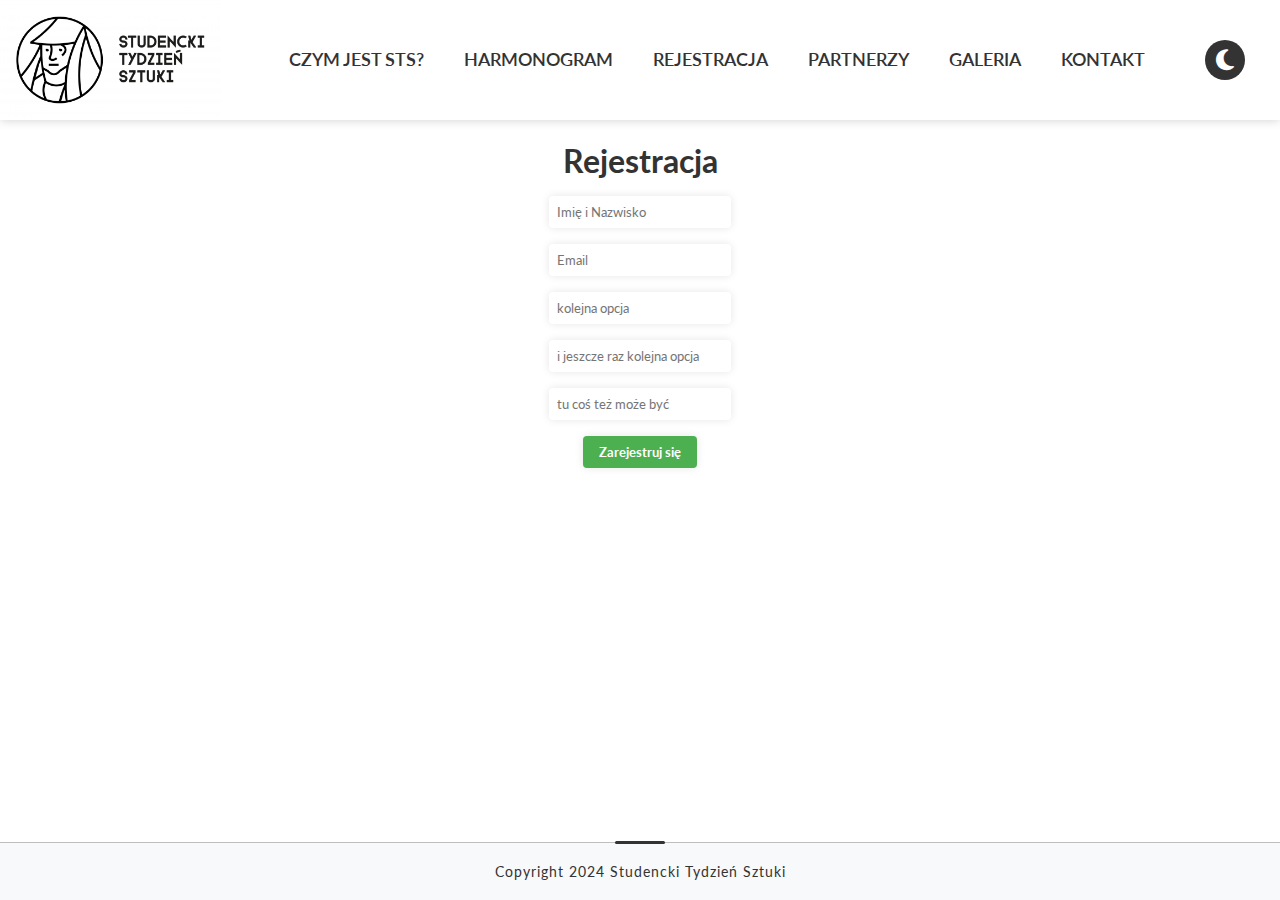
<file: register.html>
<!DOCTYPE html>
<html>
  <head>
    <title>Studencki Tydzień Sztuki</title>
    <meta charset="UTF-8" />
    <meta name="viewport" content="width=device-width, initial-scale=1.0" />
    <link rel="stylesheet" href="css/style.css" />
    <link rel="stylesheet" href="css/register.css" />
    <link
      rel="stylesheet"
      href="https://cdnjs.cloudflare.com/ajax/libs/font-awesome/6.4.2/css/all.min.css"
    />
    <link rel="icon" href="img/logo.png" />
    <script src="js/script.js" defer></script>
    <script src="js/theme.js" defer></script>
  </head>
  <body>
    <header>
      <a class="image-container" href="index.html">
        <img src="img/logo-sts.png" class="theme-aware-image" />
      </a>
      <nav class="pc">
        <li><a href="index.html#about">CZYM JEST STS?</a></li>
        <li><a href="schedule.html">HARMONOGRAM</a></li>
        <li><a href="schedule.html">REJESTRACJA </a></li>
        <li><a href="partners.html">PARTNERZY</a></li>
        <li><a href="index.html#gallery">GALERIA</a></li>
        <li><a href="index.html#contact">KONTAKT</a></li>
        <button class="theme-toggle" onclick="toggleTheme()">
          <i class="fas fa-moon"></i>
        </button>
      </nav>

      <nav class="phone">
        <i class="fa-solid fa-bars" id="menu-toggle"></i>
        <div class="mobile-menu">
          <div class="mobile-menu-header">
            <i class="fa-solid fa-xmark" id="menu-close"></i>
          </div>
          <ul class="mobile-nav-links">
            <li><a href="#about">CZYM JEST STS?</a></li>
            <li><a href="schedule.html">HARMONOGRAM</a></li>
            <li><a href="schedule.html">REJESTRACJA</a></li>
            <li><a href="partners.html">PARTNERZY</a></li>
            <li><a href="#gallery">GALERIA</a></li>
            <li><a href="#contact">KONTAKT</a></li>
          </ul>
        </div>
      </nav>
    </header>

    <main>
      <div class="register-container">
        <h1>Rejestracja</h1>
        <form>
          <input type="text" placeholder="Imię i Nazwisko" required />
          <input type="text" placeholder="Email" required />
          <input type="text" placeholder="kolejna opcja" required />
          <input
            type="text"
            placeholder="i jeszcze raz kolejna opcja"
            required
          />
          <input type="text" placeholder="tu coś też może być" required />
          <button type="submit">Zarejestruj się</button>
        </form>
      </div>
    </main>

    <footer>Copyright 2024 Studencki Tydzień Sztuki</footer>
  </body>
</html>
</file>
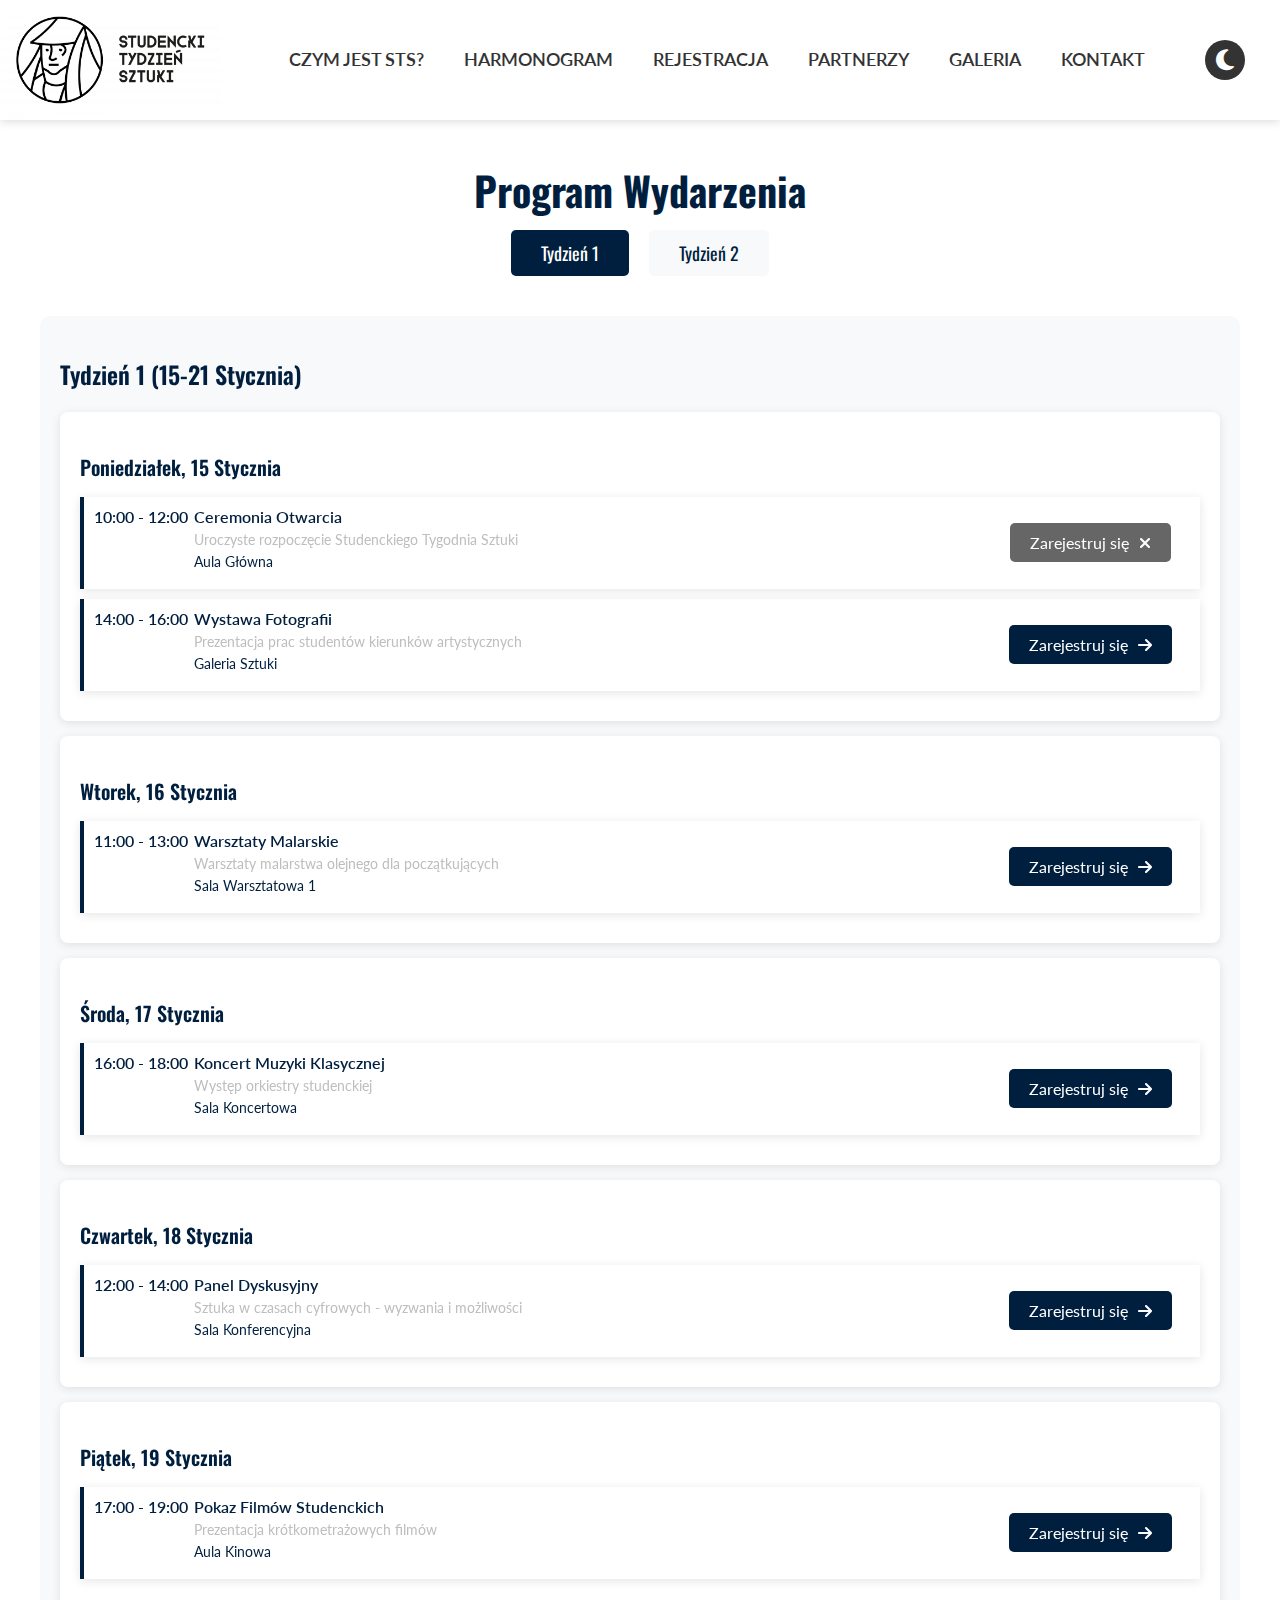
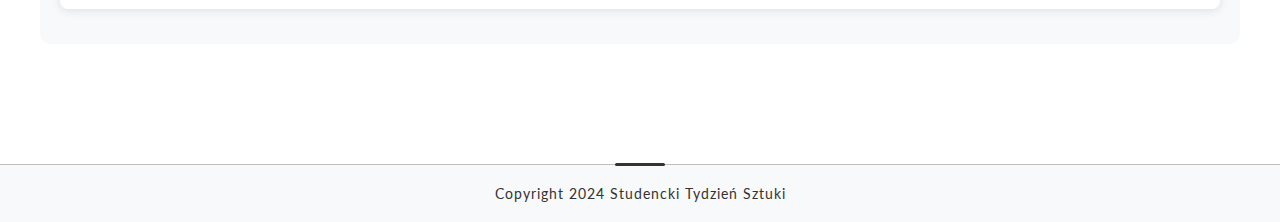
<file: schedule.html>
<!DOCTYPE html>
<html>
    <head>
        <title>Studencki Tydzień Sztuki</title>
        <meta charset="UTF-8">
        <meta name="viewport" content="width=device-width, initial-scale=1.0">
        <link rel="stylesheet" href="css/style.css" />
        <link rel="stylesheet" href="css/schedule.css" />
        <link rel="stylesheet" href="https://cdnjs.cloudflare.com/ajax/libs/font-awesome/6.4.2/css/all.min.css">
        <link rel="icon" href="img/logo.png">
        <script src="js/script.js" defer></script>
        <script src="js/theme.js" defer></script>
    </head>
    <body>
        <header>
            <a class="image-container" href="index.html">
                <img src="img/logo-sts.png" class="theme-aware-image">
            </a>
            <nav class="pc">
                <li><a href="#about">CZYM JEST STS?</a></li>
                <li><a href="schedule.html">HARMONOGRAM</a></li>
                <li><a href="schedule.html">REJESTRACJA </a></li>
                <li><a href="partners.html">PARTNERZY</a></li>
                <li><a href="#gallery">GALERIA</a></li>
                <li><a href="#contact">KONTAKT</a></li>
                <button class="theme-toggle" onclick="toggleTheme()">
                    <i class="fas fa-moon"></i>
                </button>
            </nav>

            <nav class="phone">
                <i class="fa-solid fa-bars" id="menu-toggle"></i>
                <div class="mobile-menu">
                    <div class="mobile-menu-header">
                        <i class="fa-solid fa-xmark" id="menu-close"></i>
                    </div>
                    <ul class="mobile-nav-links">
                        <li><a href="index.html#about">CZYM JEST STS?</a></li>
                        <li><a href="schedule.html">HARMONOGRAM</a></li>
                        <li><a href="schedule.html">REJESTRACJA</a></li>
                        <li><a href="partners.html">PARTNERZY</a></li>
                        <li><a href="index.html#gallery">GALERIA</a></li>
                        <li><a href="index.html#contact">KONTAKT</a></li>
                    </ul>
                </div>
            </nav>
        </header>

        <main>
            <div class="schedule-container">
                <div class="schedule-header">
                    <h1>Program Wydarzenia</h1>
                    <div class="week-toggles">
                        <button class="week-toggle active" onclick="showWeek('week1')">Tydzień 1</button>
                        <button class="week-toggle" onclick="showWeek('week2')">Tydzień 2</button>
                    </div>
                </div>

                <!-- Week 1 -->
                <div id="week1" class="schedule-week active fade-in">
                    <h2 class="week-header">Tydzień 1 (15-21 Stycznia)</h2>

                    <div class="schedule-day">
                        <h3 class="day-header">Poniedziałek, 15 Stycznia</h3>
                        <div class="event">
                            <div class="event-time">10:00 - 12:00</div>
                            <div class="event-details">
                                <div class="event-title">Ceremonia Otwarcia</div>
                                <div class="event-description">Uroczyste rozpoczęcie Studenckiego Tygodnia Sztuki</div>
                                <div class="event-location">Aula Główna</div>
                            </div>
                            <div class="register unavailable">
                                <a href="#" title="Rejestracja jest obecnie zamknięta"><span>Zarejestruj się</span><i class="fa-solid fa-xmark"></i></a>
                            </div>
                        </div>
                        <div class="event">
                            <div class="event-time">14:00 - 16:00</div>
                            <div class="event-details">
                                <div class="event-title">Wystawa Fotografii</div>
                                <div class="event-description">Prezentacja prac studentów kierunków artystycznych</div>
                                <div class="event-location">Galeria Sztuki</div>
                            </div>
                            <div class="register">
                                <a href="#"><span>Zarejestruj się</span><i class="fa-solid fa-arrow-right"></i></a>
                            </div>
                        </div>
                    </div>

                    <div class="schedule-day">
                        <h3 class="day-header">Wtorek, 16 Stycznia</h3>
                        <div class="event">
                            <div class="event-time">11:00 - 13:00</div>
                            <div class="event-details">
                                <div class="event-title">Warsztaty Malarskie</div>
                                <div class="event-description">Warsztaty malarstwa olejnego dla początkujących</div>
                                <div class="event-location">Sala Warsztatowa 1</div>
                            </div>
                            <div class="register">
                                <a href="#"><span>Zarejestruj się</span><i class="fa-solid fa-arrow-right"></i></a>
                            </div>
                        </div>
                    </div>

                    <div class="schedule-day">
                        <h3 class="day-header">Środa, 17 Stycznia</h3>
                        <div class="event">
                            <div class="event-time">16:00 - 18:00</div>
                            <div class="event-details">
                                <div class="event-title">Koncert Muzyki Klasycznej</div>
                                <div class="event-description">Występ orkiestry studenckiej</div>
                                <div class="event-location">Sala Koncertowa</div>
                            </div>
                            <div class="register">
                                <a href="#"><span>Zarejestruj się</span><i class="fa-solid fa-arrow-right"></i></a>
                            </div>
                        </div>
                    </div>

                    <div class="schedule-day">
                        <h3 class="day-header">Czwartek, 18 Stycznia</h3>
                        <div class="event">
                            <div class="event-time">12:00 - 14:00</div>
                            <div class="event-details">
                                <div class="event-title">Panel Dyskusyjny</div>
                                <div class="event-description">Sztuka w czasach cyfrowych - wyzwania i możliwości</div>
                                <div class="event-location">Sala Konferencyjna</div>
                            </div>
                            <div class="register">
                                <a href="#"><span>Zarejestruj się</span><i class="fa-solid fa-arrow-right"></i></a>
                            </div>
                        </div>
                    </div>

                    <div class="schedule-day">
                        <h3 class="day-header">Piątek, 19 Stycznia</h3>
                        <div class="event">
                            <div class="event-time">17:00 - 19:00</div>
                            <div class="event-details">
                                <div class="event-title">Pokaz Filmów Studenckich</div>
                                <div class="event-description">Prezentacja krótkometrażowych filmów</div>
                                <div class="event-location">Aula Kinowa</div>
                            </div>
                            <div class="register">
                                <a href="#"><span>Zarejestruj się</span><i class="fa-solid fa-arrow-right"></i></a>
                            </div>
                        </div>
                    </div>
                </div>

                <!-- Week 2 -->
                <div id="week2" class="schedule-week fade-in">
                    <h2 class="week-header">Tydzień 2 (22-28 Stycznia)</h2>

                    <div class="schedule-day">
                        <h3 class="day-header">Poniedziałek, 22 Stycznia</h3>
                        <div class="event">
                            <div class="event-time">13:00 - 15:00</div>
                            <div class="event-details">
                                <div class="event-title">Warsztaty Rzeźbiarskie</div>
                                <div class="event-description">Podstawy rzeźby w glinie</div>
                                <div class="event-location">Pracownia Rzeźby</div>
                            </div>
                            <div class="register">
                                <a href="#"><span>Zarejestruj się</span><i class="fa-solid fa-arrow-right"></i></a>
                            </div>
                        </div>
                    </div>

                    <div class="schedule-day">
                        <h3 class="day-header">Wtorek, 23 Stycznia</h3>
                        <div class="event">
                            <div class="event-time">15:00 - 17:00</div>
                            <div class="event-details">
                                <div class="event-title">Wystawa Multimedialna</div>
                                <div class="event-description">Interaktywne instalacje artystyczne</div>
                                <div class="event-location">Przestrzeń Multimedialna</div>
                            </div>
                            <div class="register">
                                <a href="#"><span>Zarejestruj się</span><i class="fa-solid fa-arrow-right"></i></a>
                            </div>
                        </div>
                    </div>

                    <div class="schedule-day">
                        <h3 class="day-header">Środa, 24 Stycznia</h3>
                        <div class="event">
                            <div class="event-time">14:00 - 16:00</div>
                            <div class="event-details">
                                <div class="event-title">Warsztaty Grafiki</div>
                                <div class="event-description">Wprowadzenie do grafiki wektorowej</div>
                                <div class="event-location">Laboratorium Komputerowe</div>
                            </div>
                            <div class="register">
                                <a href="#"><span>Zarejestruj się</span><i class="fa-solid fa-arrow-right"></i></a>
                            </div>
                        </div>
                    </div>

                    <div class="schedule-day">
                        <h3 class="day-header">Czwartek, 25 Stycznia</h3>
                        <div class="event">
                            <div class="event-time">18:00 - 20:00</div>
                            <div class="event-details">
                                <div class="event-title">Wieczór Poezji</div>
                                <div class="event-description">Spotkanie z młodymi poetami</div>
                                <div class="event-location">Kawiarnia Artystyczna</div>
                            </div>
                            <div class="register">
                                <a href="#"><span>Zarejestruj się</span><i class="fa-solid fa-arrow-right"></i></a>
                            </div>
                        </div>
                    </div>

                    <div class="schedule-day">
                        <h3 class="day-header">Piątek, 26 Stycznia</h3>
                        <div class="event">
                            <div class="event-time">16:00 - 18:00</div>
                            <div class="event-details">
                                <div class="event-title">Ceremonia Zamknięcia</div>
                                <div class="event-description">Uroczyste zakończenie i wystawa prac powstałych podczas wydarzenia</div>
                                <div class="event-location">Aula Główna</div>
                            </div>
                            <div class="register">
                                <a href="#"><span>Zarejestruj się</span><i class="fa-solid fa-arrow-right"></i></a>
                            </div>
                        </div>
                    </div>
                </div>
            </div>
        </main>

        <footer>Copyright 2024 Studencki Tydzień Sztuki</footer>
        <script>
            function showWeek(weekId) {
                // Hide all weeks
                document.querySelectorAll('.schedule-week').forEach(week => {
                    week.classList.remove('active');
                });
                // Show selected week
                document.getElementById(weekId).classList.add('active');

                // Update button states
                document.querySelectorAll('.week-toggle').forEach(button => {
                    button.classList.remove('active');
                });
                event.target.classList.add('active');
            }
        </script>
    </body>
</html>
</file>
<file: css/style.css>
@import url('https://fonts.googleapis.com/css2?family=Lato:ital,wght@0,100;0,300;0,400;0,700;0,900;1,100;1,300;1,400;1,700;1,900&family=Oswald:wght@200..700&display=swap');


/* Trzeba to uporządkować */
:root {
	/* NEW */
	--background-primary: #ffffff;
	--background-secondary: #f8f9fa;
	--background-additional: #001f3f;

	--text-primary: #001f3f;
	--text-secondary: #ffffff;
	--text-additional: #bebebe;

	/* Light mode variables */
	--background-color: #ffffff;
	--text-color: #333333;
	--text-color-secondary: #666666;
	--accent-color: #007bff;
	--border-color: #dddddd;
	--card-background: #ffffff;
	--shadow-color: rgba(0, 0, 0, 0.1);
	--bg-primary: #ffffff;
	--bg-secondary: #001f3f;
	--bg-additional: #f8f9fa;
	--text-primary: #001f3f;
	--text-secondary: #ffffff;
	--text-additional: #bebebe;
	--card-bg: #ffffff;
	--card-shadow: rgba(0,0,0,0.1);
	--header-bg: #ffffff;
	--header-shadow: #cfcfcf;
}

[data-theme="dark"] {
	/* Dark mode variables */
	--background-color: #1a1a1a;
	--text-color: #ffffff;
	--text-color-secondary: #cccccc;
	--accent-color: #3498db;
	--border-color: #444444;
	--card-background: #2d2d2d;
	--shadow-color: rgba(0, 0, 0, 0.3);
	--bg-primary: #1a1a1a;
	--bg-secondary: #001f3f9c;
	--bg-additional: #393E46;
	--text-primary: #ffffff;
	--text-secondary: #bebebe;
	--text-additional: #bebebe;
	--card-bg: #333333;
	--card-shadow: rgba(0,0,0,0.3);
	--header-bg: #393E46;
	--header-shadow: rgba(0,0,0,0.2);
}

/* Theme toggle button */
.theme-toggle {
	background: var(--text-color);
	border-radius: 50%;
	height: 40px;
	width: 40px;
	border: none;
	font-size: 24px;
	cursor: pointer;
	padding: 0 20px;
	margin-left: 20px;
	transition: transform 0.3s ease;
	display: flex;
	align-items: center;
	justify-content: center;
	-webkit-border-radius: 50%;
	-moz-border-radius: 50%;
	-ms-border-radius: 50%;
	-o-border-radius: 50%;
}

.theme-toggle:hover {
	transform: scale(1.1);
}

.theme-toggle i {
	color: var(--background-color);
}

* {
	font-family: 'Lato';
	transition: background-color 0.3s ease, color 0.3s ease;
}

html, body {
    margin: 0;
    padding: 0;
    width: 100%;
    overflow-x: hidden;
}

body {
    min-height: 100vh;
    display: flex;
    flex-direction: column;
    background-color: var(--background-color);
    color: var(--text-color);
    transition: background-color 0.3s ease, color 0.3s ease;
}

main {
    flex: 1;
    width: 100%;
    overflow-x: hidden;
}

/* Phones */
@media (max-width: 1024px) {
	nav[class="pc"] {
		display: none;
	}

	nav[class="phone"] {
		display: flex;
	}

  footer {
		padding: 15px;
		font-size: 12px;
	}

	footer::before {
		width: 30px;
	}

	.contact-list li a {
		flex-direction: column;
		text-align: center;
	}

	.contact-list i {
		margin: 0 0 10px 0;
	}

	.contact-info {
		width: 100%;
	}
}
/* PC */
@media (min-width: 1025px) {
	nav[class="pc"] {
		display: flex;
	}
	nav[class="phone"] {
		display: none;
	}

  .mobile-menu, .menu-overlay {
    display: none !important;
  }
}

/* header content */

header {
	background-color: var(--header-bg);
	box-shadow: 0px 0px 10px var(--header-shadow);
	width: 100%;
	height: 120px;
	display: flex;
}

.image-container {
	height: 120px;
	display: flex;
	justify-content: left;
	align-items: center;
}

.image-container > img {
	height: 100%;
	width: auto;
}

nav {
	width: 100%;
	height: 120px;
	padding: 0 35px 0 0;
	display: flex;
	justify-content: flex-end;
	align-items: center;
	gap: 40px;
}

nav > li {
	display: inline-flex;
	justify-content: center;
	align-items: center;
	cursor: pointer;
	transition: 0.5s;
	font-size: 18px;
	font-weight: 600;
	text-decoration: none;
	font-family: 'Oswald';
	border-bottom: 3px solid transparent;
}

nav > i {
	color: var(--text-color);
	font-size: 40px;
	cursor: pointer;
}

nav > li > a {
	color: var(--text-color);
	text-decoration: none;
}

nav > li:hover {
	border-bottom-color: var(--text-color);
	transform: scale(1.1);
	-webkit-transform: scale(1.1);
	-moz-transform: scale(1.1);
	-ms-transform: scale(1.1);
	-o-transform: scale(1.1);
}

.theme-aware-image {
    filter: none;
    transition: filter 0.3s ease;
}

[data-theme="dark"] .theme-aware-image {
    filter: brightness(0) invert(1);
}

/* footer content */
footer {
	background-color: var(--bg-additional);
	color: var(--text-color);
	text-align: center;
	padding: 20px;
	font-size: 14px;
	letter-spacing: 1px;
	border-top: 1px solid var(--text-additional);
	position: relative;
	margin-top: 40px;
}

footer::before {
	content: '';
	position: absolute;
	top: -2px;
	left: 50%;
	transform: translateX(-50%);
	width: 50px;
	height: 3px;
	background-color: var(--text-color);
	border-radius: 2px;
}

/* Animations */
.fade-in {
	opacity: 0;
	transform: translateY(20px);
	transition: all 0.6s ease-out;
	will-change: opacity, transform;
	visibility: hidden;
}

.fade-in.visible {
	opacity: 1;
	transform: translateY(0);
	visibility: visible;
}

.fade-in-left {
	opacity: 0;
	transform: translateX(-50px);
	transition: all 0.6s ease-out;
	will-change: opacity, transform;
	visibility: hidden;
}

.fade-in-left.visible {
  opacity: 1;
	transform: translateX(0);
	visibility: visible;
}

.fade-in-right {
	opacity: 0;
	transform: translateX(50px);
	transition: all 0.6s ease-out;
	will-change: opacity, transform;
	visibility: hidden;
}

.fade-in-right.visible {
	opacity: 1;
	transform: translateX(0);
	visibility: visible;
}

/* Add delay for consecutive items */
.contact-list li:nth-child(2) {
	transition-delay: 0.2s;
}

/* Mobile Menu Styles */
.mobile-menu {
    position: fixed;
    top: 0;
    right: -100%;
    width: 80%;
    max-width: 300px;
    height: 100vh;
    background-color: var(--background-color);
    z-index: 1000;
    transition: right 0.3s ease;
    box-shadow: -2px 0 10px var(--header-shadow);
}

.mobile-menu.active {
    right: 0;
}

.mobile-menu-header {
    padding: 20px;
    display: flex;
    justify-content: flex-end;
    border-bottom: 1px solid var(--text-additional);
}

.mobile-menu-header i {
    font-size: 24px;
    cursor: pointer;
    color: var(--text-color);
}

.mobile-nav-links {
    list-style: none;
    padding: 0;
    margin: 0;
}

.mobile-nav-links li {
    border-bottom: 1px solid var(--text-additional);
}

.mobile-nav-links li a {
    display: block;
    padding: 15px 20px;
    color: var(--text-color);
    text-decoration: none;
    font-size: 16px;
    transition: background-color 0.3s ease;
}

.mobile-nav-links li a:hover {
    background-color: var(--bg-additional);
}

#menu-toggle {
    cursor: pointer;
    font-size: 24px;
}

/* Overlay for mobile menu */
.menu-overlay {
    display: none;
    position: fixed;
    top: 0;
    left: 0;
    width: 100%;
    height: 100%;
    background-color: rgba(0, 0, 0, 0.5);
    z-index: 999;
}

.menu-overlay.active {
    display: block;
}
</file>
<file: css/register.css>
.register-container {
  display: flex;
  flex-direction: column;
  align-items: center;
  justify-content: center;
}

.register-container h1 {
  font-size: 2rem;
  margin-bottom: 1rem;
}

.register-container form {
  display: flex;
  flex-direction: column;
  align-items: center;
  justify-content: center;
}

.register-container label {
  margin-bottom: 0.5rem;
  font-weight: bold;
}

.register-container input {
  padding: 0.5rem;
  margin-bottom: 1rem;
  border: none;
  border-radius: 0.25rem;
  box-shadow: 0 0 0.5rem rgba(0, 0, 0, 0.1);
}

.register-container button {
  padding: 0.5rem 1rem;
  border: none;
  border-radius: 0.25rem;
  background-color: #4caf50;
  color: white;
  font-weight: bold;
  cursor: pointer;
  box-shadow: 0 0 0.5rem rgba(0, 0, 0, 0.1);
}
</file>
<file: css/schedule.css>
.schedule-container {
    max-width: 1200px;
    margin: 0 auto;
    padding: 40px 20px;
}

.schedule-header {
    text-align: center;
    margin-bottom: 40px;
}

.schedule-header h1 {
    font-size: 40px;
    font-weight: 700;
    margin: 0;
    font-family: 'Oswald';
    color: var(--text-primary);
}

.week-toggles {
    display: flex;
    justify-content: center;
    gap: 20px;
    margin-bottom: 30px;
    margin-top: 10px;
}

.week-toggle {
    padding: 10px 30px;
    font-size: 18px;
    font-family: 'Oswald';
    background: var(--bg-additional);
    border: none;
    border-radius: 5px;
    cursor: pointer;
    color: var(--text-primary);
    transition: all 0.3s ease;
}

.week-toggle:hover {
    transform: translateY(-2px);
}

.week-toggle.active {
    background: var(--text-primary);
    color: var(--bg-primary);
}

.schedule-week {
    margin-bottom: 40px;
    background: var(--bg-additional);
    border-radius: 10px;
    padding: 20px;
    display: none;
    opacity: 0;
    transition: opacity 0.3s ease;
}

.schedule-week.active {
    display: block;
    opacity: 1;
}

.week-header {
    font-size: 24px;
    font-weight: 600;
    margin-bottom: 20px;
    color: var(--text-primary);
    font-family: 'Oswald';
}

.schedule-day {
    background: var(--card-bg);
    border-radius: 8px;
    padding: 20px;
    margin-bottom: 15px;
    box-shadow: 0 2px 10px var(--card-shadow);
}

.day-header {
    font-size: 20px;
    font-weight: 600;
    margin-bottom: 15px;
    color: var(--text-primary);
    font-family: 'Oswald';
}

.event {
    display: flex;
    align-items: flex-start;
    padding: 10px;
    border-left: 4px solid var(--text-primary);
    box-shadow: 0 2px 10px var(--card-shadow);
    margin-bottom: 10px;
    transition: transform 0.3s ease;
}

.event:hover {
    transform: translateX(10px);
}

.event-time {
    min-width: 100px;
    font-weight: 600;
    color: var(--text-primary);
}

.event-details {
    flex: 1;
}

.event-title {
    font-weight: 600;
    margin-bottom: 5px;
    color: var(--text-primary);
}

.event-description {
    font-size: 14px;
    color: var(--text-additional);
}

.event-location {
    font-size: 14px;
    color: var(--text-primary);
    margin-top: 5px;
}

.register {
    height: 72px;
    width: 200px;
    display: flex;
    justify-content: center;
    align-items: center;
}

.register a {
    background: var(--text-primary);
    color: var(--bg-primary);
    padding: 10px 20px;
    border-radius: 5px;
    text-decoration: none;
    display: inline-block;
    transition: transform 0.3s ease;
}

.register a:hover {
    transform: scale(1.0);
    -webkit-transform: scale(1.0);
    -moz-transform: scale(1.0);
    -ms-transform: scale(1.0);
    -o-transform: scale(1.0);
}

.register a i {
    margin-left: 10px;
}

.unavailable a {
    background: var(--text-color-secondary);
    color: var(--bg-primary);
    cursor: not-allowed;
}

.unavailable a:hover {
    transform: scale(1.0);
    -webkit-transform: scale(1.0);
    -moz-transform: scale(1.0);
    -ms-transform: scale(1.0);
    -o-transform: scale(1.0);
}

@media (max-width: 768px) {
    .event {
        flex-direction: column;
    }

    .event-time {
        margin-bottom: 10px;
    }
}
</file>
